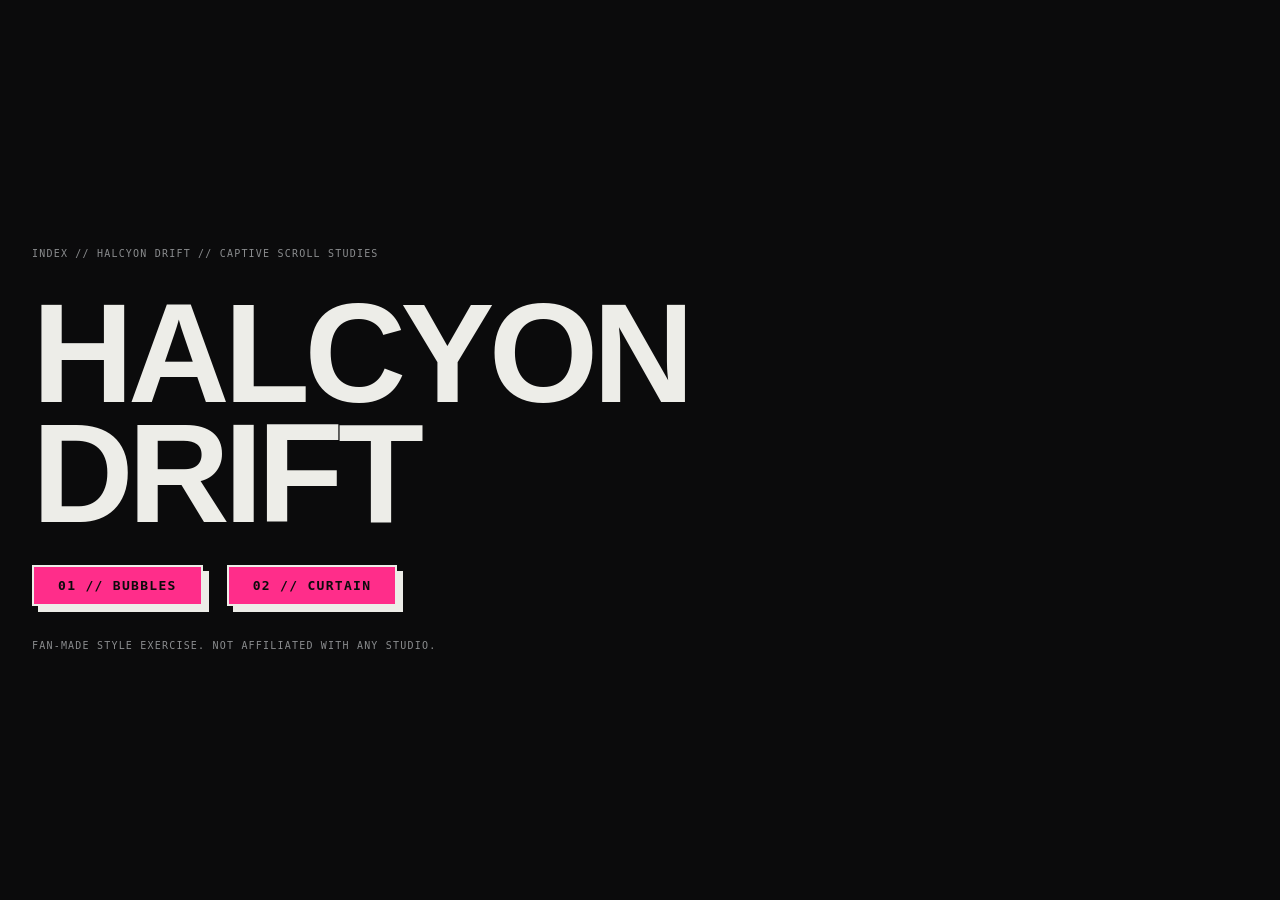
<file: index.html>
<!doctype html>
<html lang="en">
<head>
<meta charset="utf-8">
<meta name="viewport" content="width=device-width, initial-scale=1">
<title>Halcyon Drift — Index</title>
<link rel="stylesheet" href="curtain/styles/tokens.css">
<link rel="stylesheet" href="curtain/styles/base.css">
<link rel="stylesheet" href="curtain/styles/components.css">
<style>
  main { min-height: 100vh; padding: var(--s-16) var(--gutter); display: grid; align-content: center; gap: var(--s-8); }
  h1 { font-size: var(--fs-h1); }
  .links { display: flex; flex-wrap: wrap; gap: var(--s-6); }
</style>
</head>
<body>
<main>
  <p class="label">INDEX // HALCYON DRIFT // CAPTIVE SCROLL STUDIES</p>
  <h1>Halcyon<br>Drift</h1>
  <div class="links">
    <a class="btn" href="bubbles/">01 // Bubbles</a>
    <a class="btn" href="curtain/">02 // Curtain</a>
  </div>
  <p class="label">Fan-made style exercise. Not affiliated with any studio.</p>
</main>
</body>
</html>
</file>
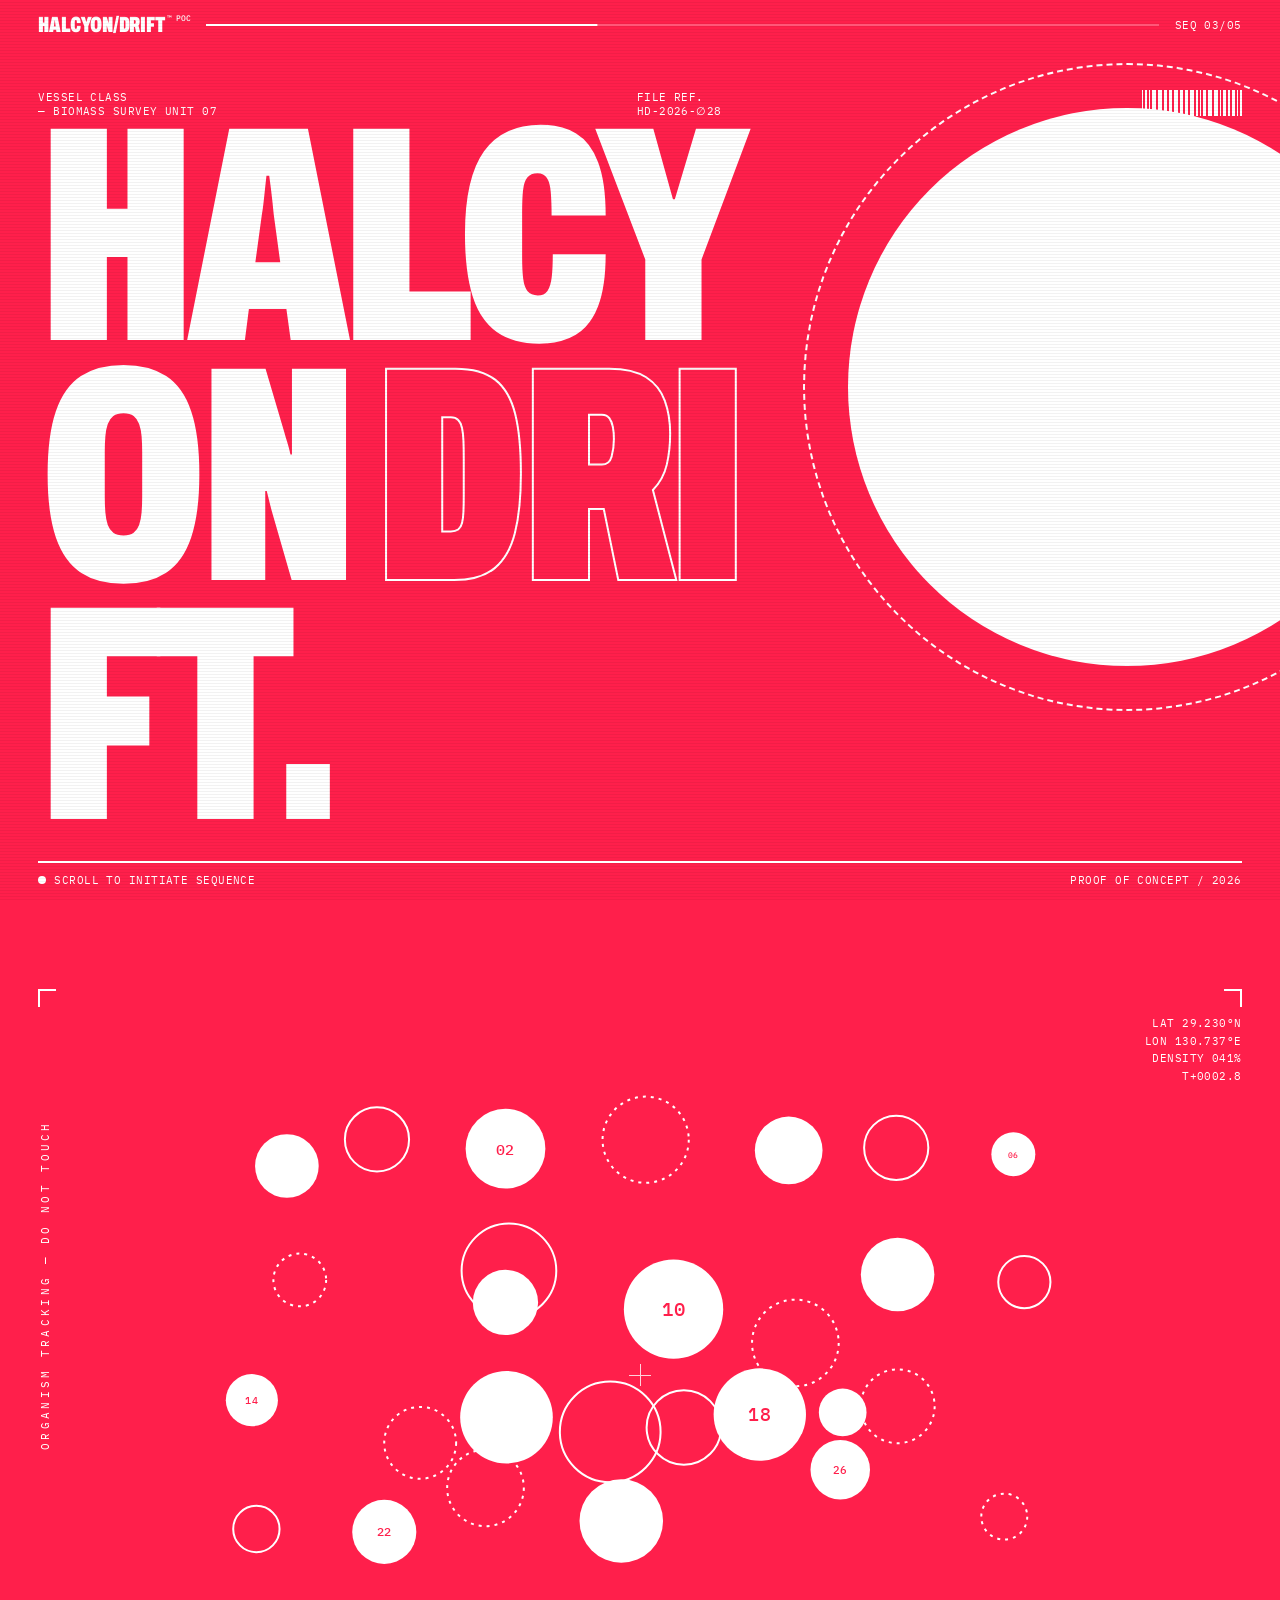
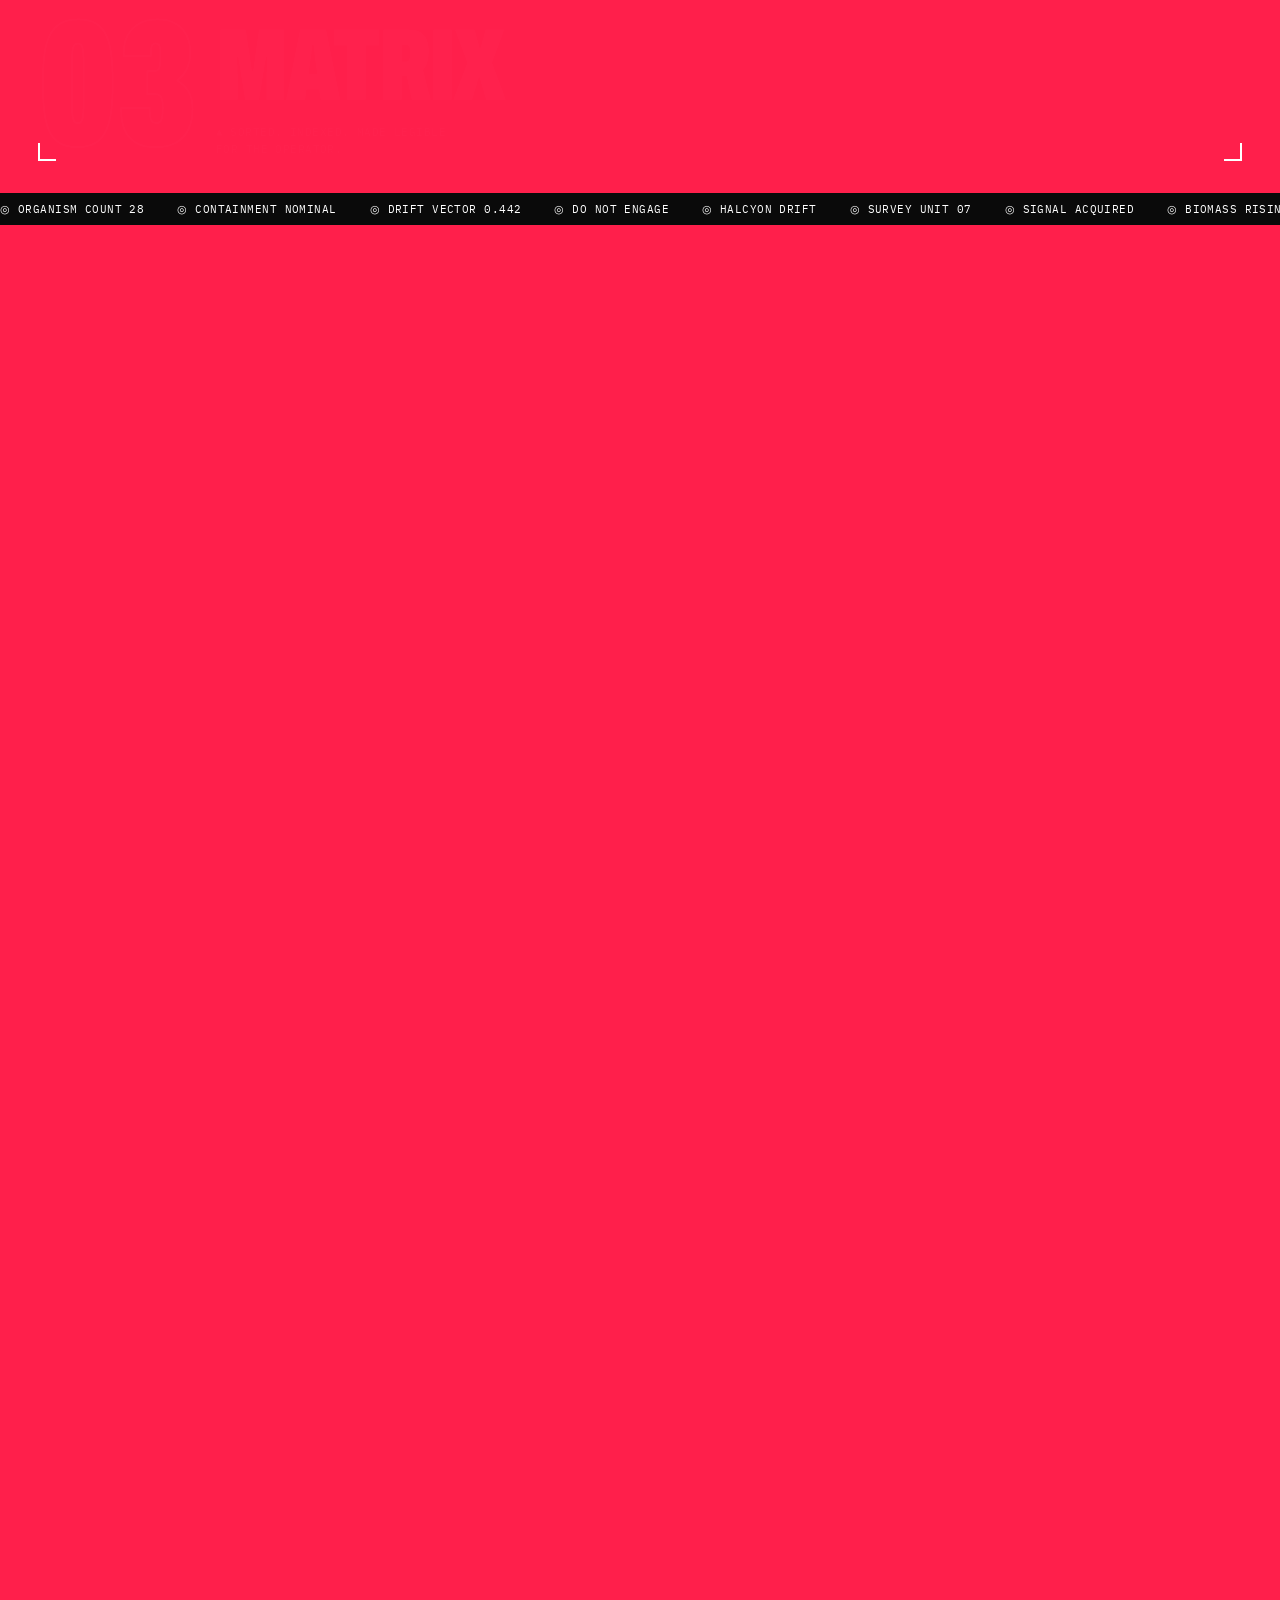
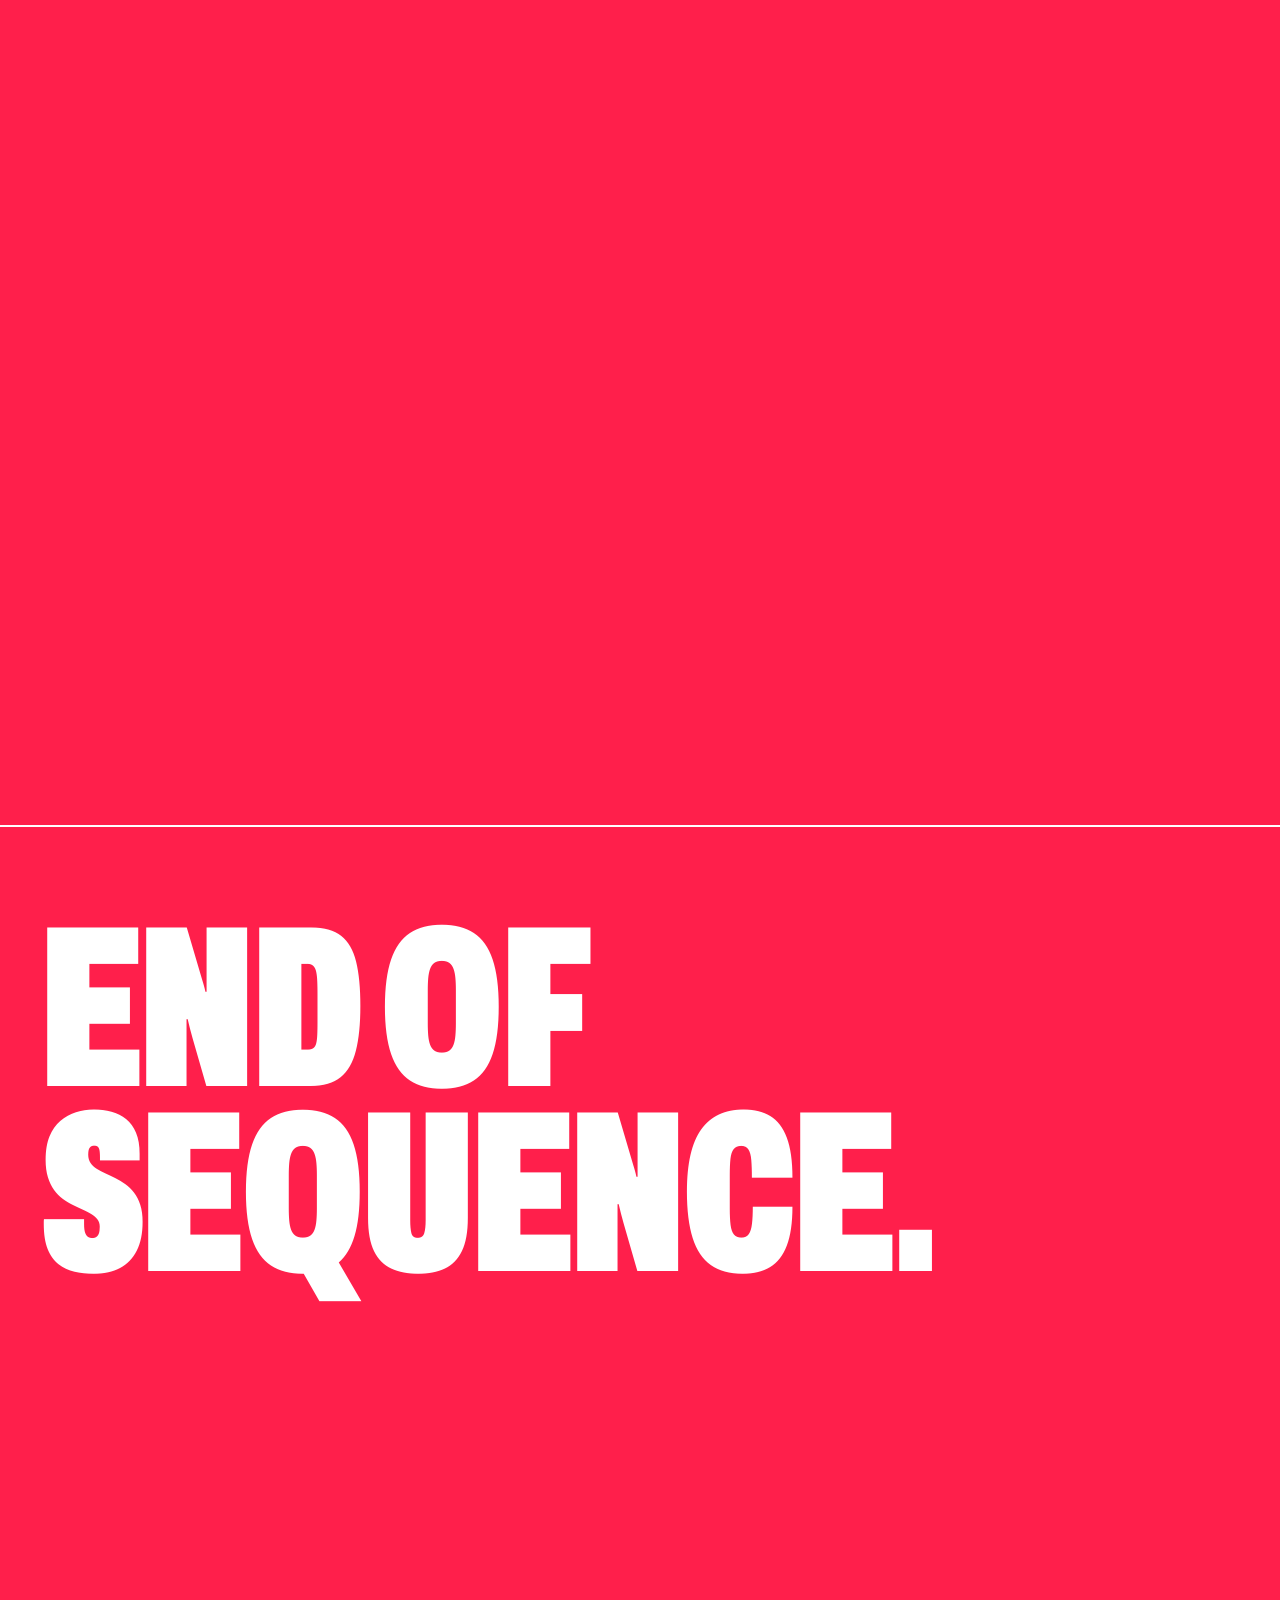
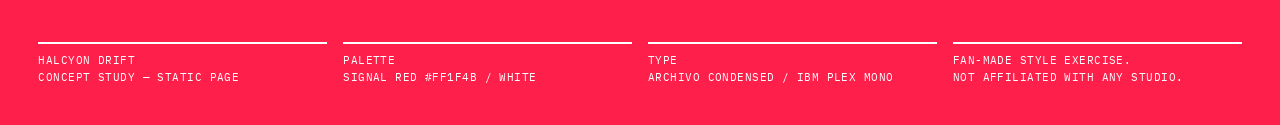
<file: bubbles/index.html>
<!doctype html>
<html lang="en">
<head>
<meta charset="utf-8">
<meta name="viewport" content="width=device-width, initial-scale=1">
<title>Halcyon Drift</title>
<meta name="description" content="Proof-of-concept captive scroll sequence: abstract white bubbles on neon red.">

<!-- Fonts: Archivo (variable width, used super-condensed) + IBM Plex Mono for tiny technical labels -->
<link rel="preconnect" href="https://fonts.googleapis.com">
<link rel="preconnect" href="https://fonts.gstatic.com" crossorigin>
<link href="https://fonts.googleapis.com/css2?family=Archivo:wdth,wght@62..125,100..900&family=IBM+Plex+Mono:wght@400;500&display=swap" rel="stylesheet">

<style>
/* =========================================================
   1. DESIGN TOKENS — change these to re-skin the whole page
   ========================================================= */
:root {
  --red:   #FF1F4B;   /* neon red-pink background */
  --white: #FFFFFF;   /* bubbles + type */
  --black: #0A0A0A;   /* small accents only */
  --ink:   var(--white); /* HUD text colour (flips to red when screen goes white) */

  --display: "Archivo", "Arial Narrow", sans-serif;
  --mono: "IBM Plex Mono", ui-monospace, monospace;
  --gutter: clamp(16px, 3vw, 40px);
}
body.inverted { --ink: var(--red); }

* { box-sizing: border-box; margin: 0; padding: 0; }
html { background: var(--red); }
body {
  background: var(--red);
  color: var(--white);
  font-family: var(--mono);
  font-size: 11px;
  letter-spacing: 0.04em;
  text-transform: uppercase;
  overflow-x: hidden;
  -webkit-font-smoothing: antialiased;
}

/* Fine scanline texture over everything */
body::after {
  content: "";
  position: fixed; inset: 0;
  pointer-events: none;
  z-index: 100;
  background: repeating-linear-gradient(0deg, rgba(0,0,0,0.05) 0 1px, transparent 1px 3px);
  mix-blend-mode: multiply;
}

/* =========================================================
   2. FIXED HEADER
   ========================================================= */
.header {
  position: fixed; top: 0; left: 0; right: 0;
  z-index: 50;
  display: grid;
  grid-template-columns: auto 1fr auto;
  gap: 16px;
  align-items: center;
  padding: 14px var(--gutter);
  color: var(--ink);
  transition: color .2s;
}
.brand {
  font-family: var(--display);
  font-stretch: 62%;
  font-weight: 900;
  font-size: 22px;
  letter-spacing: -0.01em;
  line-height: 1;
}
.brand sup { font-family: var(--mono); font-size: 8px; font-weight: 500; vertical-align: top; margin-left: 2px; }
.progress { height: 2px; background: currentColor; opacity: .25; position: relative; }
.progress-fill { position: absolute; inset: 0; background: currentColor; transform-origin: left; transform: scaleX(0); opacity: 1; }
.progress-wrap { position: relative; }
.progress-wrap .progress-fill { opacity: 1; }
.counter { font-variant-numeric: tabular-nums; white-space: nowrap; }

/* =========================================================
   3. INTRO
   ========================================================= */
.intro {
  position: relative;
  min-height: 100vh; min-height: 100svh;
  padding: 90px var(--gutter) var(--gutter);
  display: grid;
  grid-template-rows: auto 1fr auto;
  overflow: hidden;
}
.intro-meta { display: flex; justify-content: space-between; gap: 16px; flex-wrap: wrap; }
.intro-meta span { display: block; }
.intro-title {
  align-self: end;
  font-family: var(--display);
  font-stretch: 62%;
  font-weight: 900;
  font-size: clamp(88px, 24vw, 380px);
  line-height: .78;
  letter-spacing: -0.03em;
  position: relative; z-index: 2;
}
.intro-title .outline { color: transparent; -webkit-text-stroke: 2px var(--white); }
.intro-foot {
  display: flex; justify-content: space-between; align-items: end; gap: 16px;
  margin-top: 24px; border-top: 2px solid var(--white); padding-top: 10px;
}
.scroll-cue { display: flex; align-items: center; gap: 8px; }
.scroll-cue i { width: 8px; height: 8px; border-radius: 50%; background: var(--white); animation: pulse 1.4s infinite; }
@keyframes pulse { 50% { transform: scale(.4); opacity: .4; } }

.intro-orb {
  position: absolute;
  width: 62vmin; height: 62vmin;
  right: -14vmin; top: 12vh;
  border-radius: 50%;
  background: var(--white);
  z-index: 1;
}
.intro-orb::after { /* ring around the orb */
  content: ""; position: absolute; inset: -5vmin;
  border: 2px dashed var(--white); border-radius: 50%;
}
.barcode { display: flex; gap: 2px; height: 26px; align-items: stretch; }
.barcode b { background: var(--white); }

/* =========================================================
   4. CAPTIVE SCROLL SEQUENCE
   The .sequence is very tall; the .stage inside "sticks" to
   the screen while you scroll through that height.
   ========================================================= */
.sequence { position: relative; height: 700vh; }
.stage {
  position: sticky; top: 0;
  height: 100vh; height: 100svh;
  overflow: hidden;
}
#bubbles { position: absolute; inset: 0; width: 100%; height: 100%; display: block; }
#bubbles text {
  font-family: var(--mono);
  font-weight: 500;
  text-anchor: middle;
  dominant-baseline: central;
  letter-spacing: 0.04em;
}

/* HUD overlay */
.hud { position: absolute; inset: 0; pointer-events: none; color: var(--ink); transition: color .2s; }
.corner { position: absolute; width: 18px; height: 18px; border: 0 solid currentColor; }
.corner.tl { top: 64px; left: var(--gutter); border-top-width: 2px; border-left-width: 2px; }
.corner.tr { top: 64px; right: var(--gutter); border-top-width: 2px; border-right-width: 2px; }
.corner.bl { bottom: 64px; left: var(--gutter); border-bottom-width: 2px; border-left-width: 2px; }
.corner.br { bottom: 64px; right: var(--gutter); border-bottom-width: 2px; border-right-width: 2px; }

.readout {
  position: absolute; top: 90px; right: var(--gutter);
  text-align: right; line-height: 1.6; font-variant-numeric: tabular-nums;
}
.vertical {
  position: absolute; left: var(--gutter); top: 50%;
  transform: translateY(-50%) rotate(180deg);
  writing-mode: vertical-rl;
  letter-spacing: .3em;
  white-space: nowrap;
  top: 40%;
}
.crosshair { position: absolute; left: 50%; top: 50%; width: 22px; height: 22px; transform: translate(-50%,-50%); opacity: .8; }
.crosshair::before, .crosshair::after { content: ""; position: absolute; background: currentColor; }
.crosshair::before { left: 50%; top: 0; bottom: 0; width: 1px; }
.crosshair::after  { top: 50%; left: 0; right: 0; height: 1px; }

/* Phase captions — one per step, faded in/out by JS */
.panel {
  position: absolute;
  left: var(--gutter); right: var(--gutter); bottom: 92px;
  display: grid; grid-template-columns: auto 1fr; gap: 6px 18px; align-items: end;
  opacity: 0;
  will-change: opacity, transform;
}
.panel .num {
  grid-row: span 2;
  font-family: var(--display); font-stretch: 62%; font-weight: 900;
  font-size: clamp(64px, 14vw, 180px); line-height: .8;
  color: transparent; -webkit-text-stroke: 2px var(--ink);
}
.panel h2 {
  font-family: var(--display); font-stretch: 62%; font-weight: 900;
  font-size: clamp(40px, 8vw, 120px); line-height: .85; letter-spacing: -0.02em;
}
.panel p { max-width: 34ch; line-height: 1.5; }
.panel p::before { content: "▲ "; }

/* Black ticker band — a small dose of black, very tDR */
.ticker {
  position: absolute; left: 0; right: 0; bottom: 0;
  background: var(--black); color: var(--white);
  height: 32px; display: flex; align-items: center; overflow: hidden; white-space: nowrap;
}
.ticker-track { display: inline-flex; animation: ticker 30s linear infinite; }
.ticker-track span { padding-right: 3em; }
@keyframes ticker { to { transform: translateX(-50%); } }

/* =========================================================
   5. OUTRO
   ========================================================= */
.outro {
  min-height: 100vh; min-height: 100svh;
  padding: 90px var(--gutter) var(--gutter);
  display: flex; flex-direction: column; justify-content: space-between;
  border-top: 2px solid var(--white);
}
.outro h3 {
  font-family: var(--display); font-stretch: 62%; font-weight: 900;
  font-size: clamp(72px, 18vw, 300px); line-height: .8; letter-spacing: -0.03em;
}
.outro-grid { display: grid; grid-template-columns: repeat(auto-fit, minmax(180px, 1fr)); gap: 16px; line-height: 1.6; }
.outro-grid div { border-top: 2px solid var(--white); padding-top: 8px; }

@media (max-width: 600px) {
  .readout { top: 84px; font-size: 10px; }
  .vertical { display: none; }
  .panel { grid-template-columns: 1fr; }
  .panel .num { grid-row: auto; }
}

@media (prefers-reduced-motion: reduce) {
  .ticker-track, .scroll-cue i { animation: none; }
}
</style>
</head>
<body>

<!-- ================= HEADER ================= -->
<header class="header">
  <div class="brand">HALCYON/DRIFT<sup>™ POC</sup></div>
  <div class="progress-wrap"><div class="progress"></div><div class="progress-fill" id="progressFill"></div></div>
  <div class="counter" id="counter">SEQ 00/05</div>
</header>

<!-- ================= INTRO ================= -->
<section class="intro">
  <div class="intro-meta">
    <div><span>Vessel class</span><span>— Biomass survey unit 07</span></div>
    <div><span>File ref.</span><span>HD-2026-∅28</span></div>
    <div class="barcode" aria-hidden="true" id="barcode"></div>
  </div>
  <div class="intro-orb" aria-hidden="true"></div>
  <h1 class="intro-title">HALCY<br>ON <span class="outline">DRI</span><br>FT.</h1>
  <div class="intro-foot">
    <div class="scroll-cue"><i></i> Scroll to initiate sequence</div>
    <div>Proof of concept / 2026</div>
  </div>
</section>

<!-- ================= CAPTIVE SEQUENCE ================= -->
<section class="sequence" id="sequence">
  <div class="stage">
    <svg id="bubbles" aria-hidden="true"></svg>

    <div class="hud">
      <span class="corner tl"></span><span class="corner tr"></span>
      <span class="corner bl"></span><span class="corner br"></span>
      <div class="crosshair"></div>
      <div class="vertical">Organism tracking — do not touch</div>
      <div class="readout" id="readout"></div>

      <!-- Edit these captions freely. data-at = where in the sequence (0 → 1) the caption peaks -->
      <div class="panel" data-at="0">
        <div class="num">01</div><h2>Spores</h2>
        <p>Twenty-eight bodies detected. Origin unknown. Drift pattern: irregular.</p>
      </div>
      <div class="panel" data-at="0.25">
        <div class="num">02</div><h2>Orbit</h2>
        <p>They find a centre. They always find a centre.</p>
      </div>
      <div class="panel" data-at="0.5">
        <div class="num">03</div><h2>Matrix</h2>
        <p>Sorted. Indexed. Made legible for the operator.</p>
      </div>
      <div class="panel" data-at="0.75">
        <div class="num">04</div><h2>One body</h2>
        <p>Absorption complete. Individual identifiers revoked.</p>
      </div>
      <div class="panel" data-at="1">
        <div class="num">05</div><h2>Release</h2>
        <p>Containment breach. Exit the vessel immediately.</p>
      </div>
    </div>

    <div class="ticker" aria-hidden="true">
      <div class="ticker-track" id="ticker"></div>
    </div>
  </div>
</section>

<!-- ================= OUTRO ================= -->
<section class="outro">
  <h3>END OF<br>SEQUENCE.</h3>
  <div class="outro-grid">
    <div>Halcyon Drift<br>Concept study — static page</div>
    <div>Palette<br>Signal red #FF1F4B / White</div>
    <div>Type<br>Archivo condensed / IBM Plex Mono</div>
    <div>Fan-made style exercise.<br>Not affiliated with any studio.</div>
  </div>
</section>

<script>
/* =========================================================
   SETTINGS — the fun knobs
   ========================================================= */
const COUNT  = 28;    // number of bubbles
const SEED   = 7;     // change for a different random arrangement
const SMOOTH = 0.1;   // 0.05 = floaty, 0.3 = snappy

const reduceMotion = matchMedia("(prefers-reduced-motion: reduce)").matches;
const svg = document.getElementById("bubbles");
const NS = "http://www.w3.org/2000/svg";

/* Tiny seeded random number generator so the layout is the same every load */
function rng(seed) {
  return () => {
    seed |= 0; seed = seed + 0x6D2B79F5 | 0;
    let t = Math.imul(seed ^ seed >>> 15, 1 | seed);
    t = t + Math.imul(t ^ t >>> 7, 61 | t) ^ t;
    return ((t ^ t >>> 14) >>> 0) / 4294967296;
  };
}
const rand = rng(SEED);
const R = Array.from({ length: COUNT }, () => [rand(), rand(), rand(), rand()]);

/* ---------- Decorative bits: barcode + ticker ---------- */
document.getElementById("barcode").innerHTML =
  Array.from({ length: 22 }, () => `<b style="width:${1 + Math.floor(rand() * 4)}px"></b>`).join("");
const tickerText = ["Organism count 28", "Containment nominal", "Drift vector 0.442", "Do not engage",
  "Halcyon drift", "Survey unit 07", "Signal acquired", "Biomass rising"].map(t => `<span>◎ ${t}</span>`).join("");
document.getElementById("ticker").innerHTML = tickerText + tickerText;

/* ---------- Build the bubbles (SVG circles + labels) ---------- */
// Style cycle: filled / outline / filled+label / dashed outline. Bubble 0 is always the big filled one.
const bubbles = R.map((r, i) => {
  const type = i === 0 ? 0 : i % 4;
  const g = document.createElementNS(NS, "g");
  const c = document.createElementNS(NS, "circle");
  const filled = type === 0 || type === 2;
  c.setAttribute("fill", filled ? "#fff" : "none");
  c.setAttribute("stroke", "#fff");
  c.setAttribute("stroke-width", filled ? 0 : 2);
  if (type === 3) c.setAttribute("stroke-dasharray", "3 5");
  const t = document.createElementNS(NS, "text");
  t.setAttribute("fill", filled ? "#FF1F4B" : "#fff");
  t.textContent = String(i).padStart(2, "0");
  g.append(c, t);
  svg.append(g);
  return { c, t, type };
});

/* =========================================================
   LAYOUTS — each returns a target {x, y, r} for every bubble.
   The scroll sequence blends from one layout to the next.
   ========================================================= */
let W, H, VMIN, layouts;

function buildLayouts() {
  W = innerWidth; H = innerHeight; VMIN = Math.min(W, H) / 100;
  svg.setAttribute("viewBox", `0 0 ${W} ${H}`);
  const cx = W / 2, cy = H / 2;
  const diag = Math.hypot(W, H);

  // 1. Scatter — random drifting spores
  const scatter = R.map(([a, b, c], i) => ({
    x: W * (0.08 + 0.84 * a),
    y: H * (0.14 + 0.66 * b),
    r: VMIN * (i % 7 === 0 ? 7 + c * 4 : 1 + c * 4.5),
  }));

  // 2. Orbit — one nucleus with a ring of satellites
  const ring = VMIN * 32;
  const orbit = R.map((_, i) => {
    if (i === 0) return { x: cx, y: cy, r: VMIN * 13 };
    const ang = ((i - 1) / (COUNT - 1)) * Math.PI * 2 - Math.PI / 2;
    return { x: cx + Math.cos(ang) * ring, y: cy + Math.sin(ang) * ring * 0.92, r: VMIN * (i % 2 ? 3.4 : 2) };
  });

  // 3. Matrix — a halftone grid: bubbles shrink away from the centre
  const cols = W > H ? 7 : 4, rows = Math.ceil(COUNT / cols);
  const cell = Math.min((W * 0.8) / cols, (H * 0.58) / rows);
  const maxD = Math.hypot(cols / 2, rows / 2);
  const matrix = R.map((_, i) => {
    const col = i % cols, row = Math.floor(i / cols);
    const gx = col - (cols - 1) / 2, gy = row - (rows - 1) / 2;
    const fall = 1 - Math.hypot(gx, gy) / maxD;
    return { x: cx + gx * cell, y: cy - H * 0.04 + gy * cell, r: cell * 0.46 * (0.25 + 0.75 * fall) };
  });

  // 4. One body — bubble 0 swells to cover the whole screen
  const one = R.map((_, i) => i === 0
    ? { x: cx, y: cy, r: diag * 0.6 }
    : { x: cx, y: cy, r: VMIN * 0.5 });

  // 5. Release — everything bursts outward, bubble 0 becomes a full stop
  const release = R.map(([a, b, c], i) => {
    if (i === 0) return { x: cx, y: cy, r: VMIN * 1.6 };
    const ang = (i / COUNT) * Math.PI * 2 + a;
    const dist = diag * (0.3 + b * 0.35);
    return { x: cx + Math.cos(ang) * dist, y: cy + Math.sin(ang) * dist, r: VMIN * (3 + c * 16) };
  });

  // Keep loose bubbles out of the caption zone (bottom-left) so white text stays readable
  const capRight = Math.min(W * 0.5, 640), capTop = H - 250;
  [scatter, release].forEach(layout => layout.forEach((b, i) => {
    if (i === 0) return;
    if (b.x - b.r < capRight && b.y + b.r > capTop) b.y = capTop - b.r - 12;
  }));

  layouts = [scatter, orbit, matrix, one, release];
}

/* ---------- Helpers ---------- */
const clamp = (v, a = 0, b = 1) => Math.min(b, Math.max(a, v));
const ease = t => t < 0.5 ? 4 * t * t * t : 1 - Math.pow(-2 * t + 2, 3) / 2; // easeInOutCubic
const lerp = (a, b, t) => a + (b - a) * t;

/* ---------- Scroll → progress (0 at start of sequence, 1 at end) ---------- */
const section = document.getElementById("sequence");
function targetProgress() {
  const rect = section.getBoundingClientRect();
  return clamp(-rect.top / (section.offsetHeight - innerHeight));
}

const panels = [...document.querySelectorAll(".panel")];
const readout = document.getElementById("readout");
const counter = document.getElementById("counter");
const progressFill = document.getElementById("progressFill");

let progress = targetProgress();

function frame(time) {
  progress += (targetProgress() - progress) * (reduceMotion ? 1 : SMOOTH);
  const steps = layouts.length - 1;
  const pos = progress * steps;                 // e.g. 1.6 = 60% of the way from layout 1 → 2
  const k = Math.min(Math.floor(pos), steps - 1);
  const local = pos - k;
  const hold = clamp((local - 0.15) / 0.7);     // brief "hold" at each layout so it reads clearly
  const from = layouts[k], to = layouts[k + 1];

  bubbles.forEach((b, i) => {
    // Stagger: each bubble starts moving slightly later than the previous one
    const t = ease(clamp((hold - R[i][3] * 0.3) / 0.7));
    let x = lerp(from[i].x, to[i].x, t);
    let y = lerp(from[i].y, to[i].y, t);
    const r = Math.max(0, lerp(from[i].r, to[i].r, t));
    if (!reduceMotion && i !== 0) {             // gentle idle wobble
      x += Math.sin(time / 1400 + i * 1.7) * VMIN * 0.6;
      y += Math.cos(time / 1700 + i * 2.3) * VMIN * 0.6;
    }
    b.c.setAttribute("cx", x); b.c.setAttribute("cy", y); b.c.setAttribute("r", r);
    b.t.setAttribute("x", x); b.t.setAttribute("y", y);
    b.t.setAttribute("font-size", Math.max(8, r * 0.38));
    b.t.style.opacity = b.type === 2 && r > 16 ? 1 : 0;   // only some bubbles get a number
  });

  // Screen fully covered by bubble 0 → flip HUD to red
  const r0 = +bubbles[0].c.getAttribute("r");
  document.body.classList.toggle("inverted", r0 >= Math.hypot(W, H) / 2);

  // Captions: each peaks at its data-at value
  panels.forEach(p => {
    const d = Math.abs(progress - +p.dataset.at);
    const o = clamp(1 - d / 0.09);
    p.style.opacity = o;
    p.style.transform = `translateY(${(1 - o) * 24}px)`;
  });

  // HUD numbers
  const step = Math.round(progress * steps) + 1;
  counter.textContent = `SEQ ${String(progress > 0.001 ? step : 0).padStart(2, "0")}/05`;
  progressFill.style.transform = `scaleX(${progress})`;
  readout.innerHTML =
    `LAT ${(12.304 + progress * 41.17).toFixed(3)}°N<br>` +
    `LON ${(140.11 - progress * 22.8).toFixed(3)}°E<br>` +
    `DENSITY ${String(Math.round(progress * 100)).padStart(3, "0")}%<br>` +
    `T+${(time / 1000).toFixed(1).padStart(6, "0")}`;

  requestAnimationFrame(frame);
}

buildLayouts();
addEventListener("resize", buildLayouts);
requestAnimationFrame(frame);
</script>
</body>
</html>
</file>
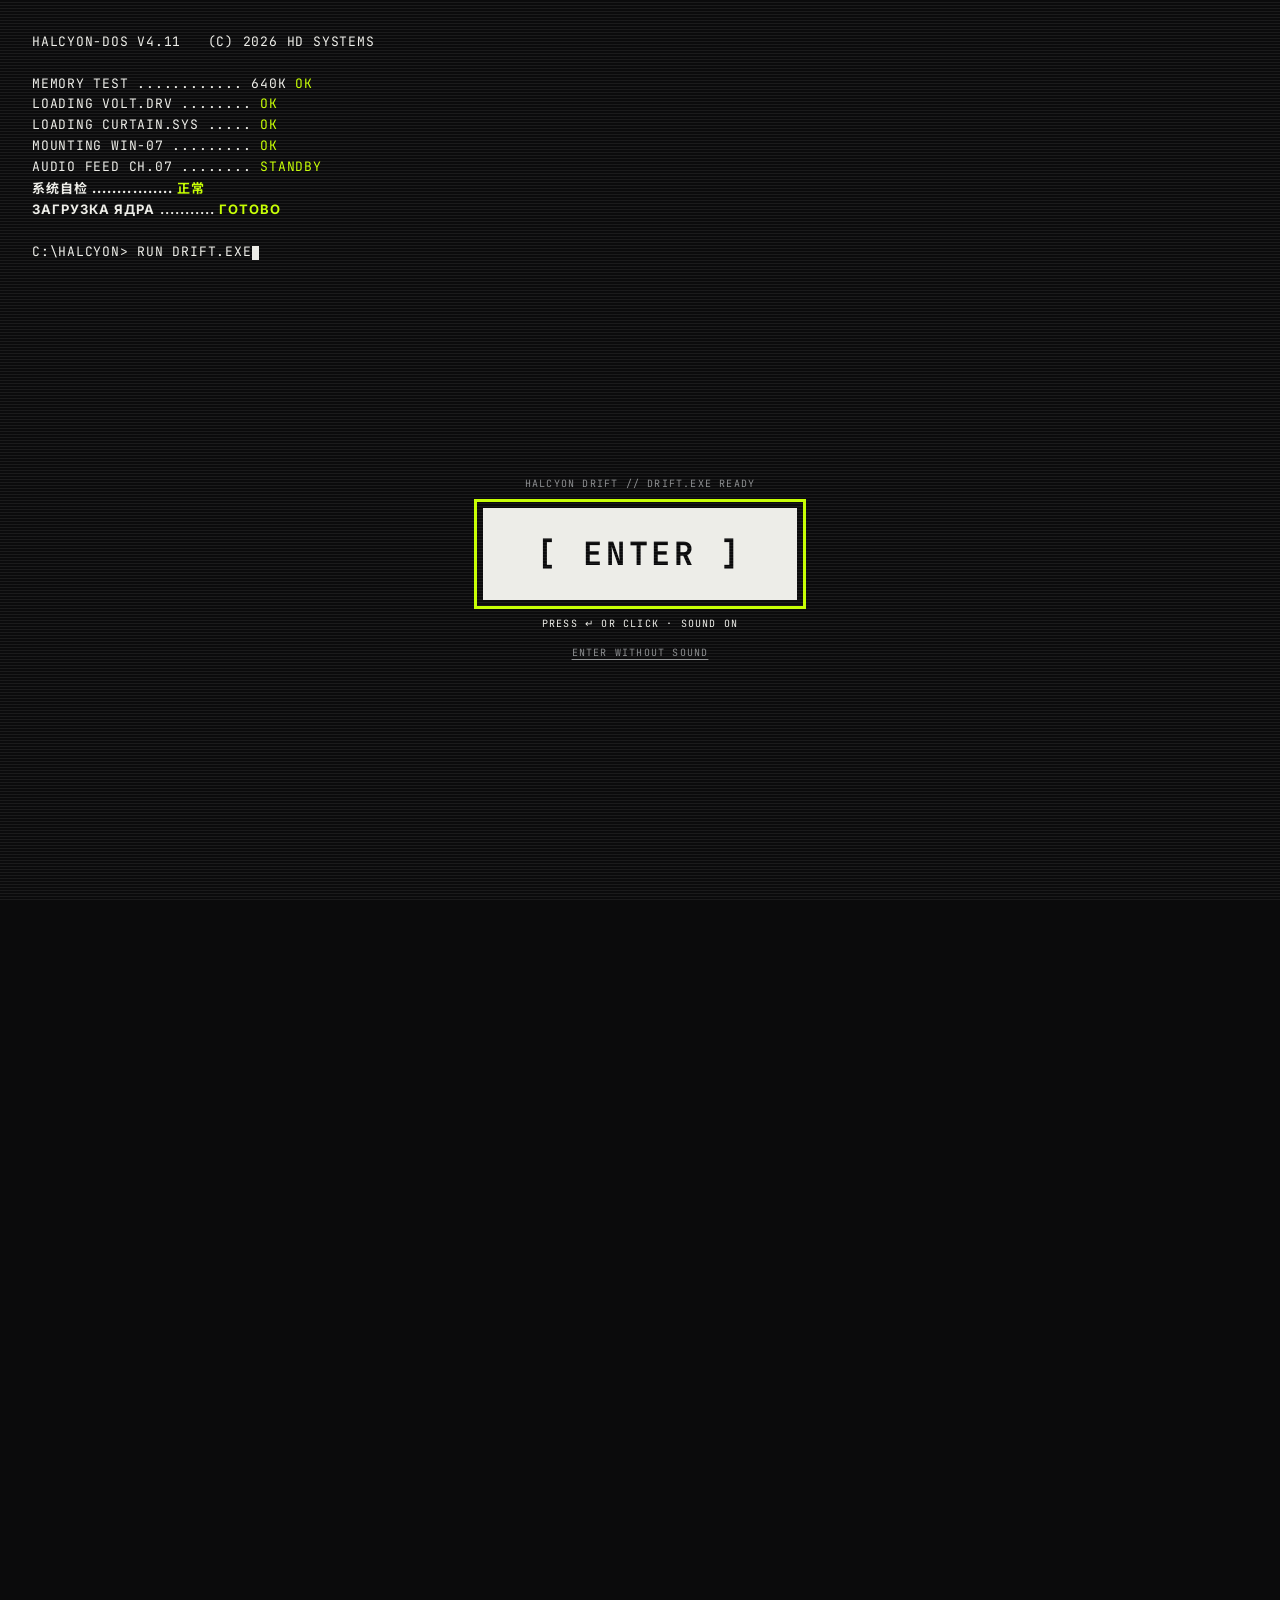
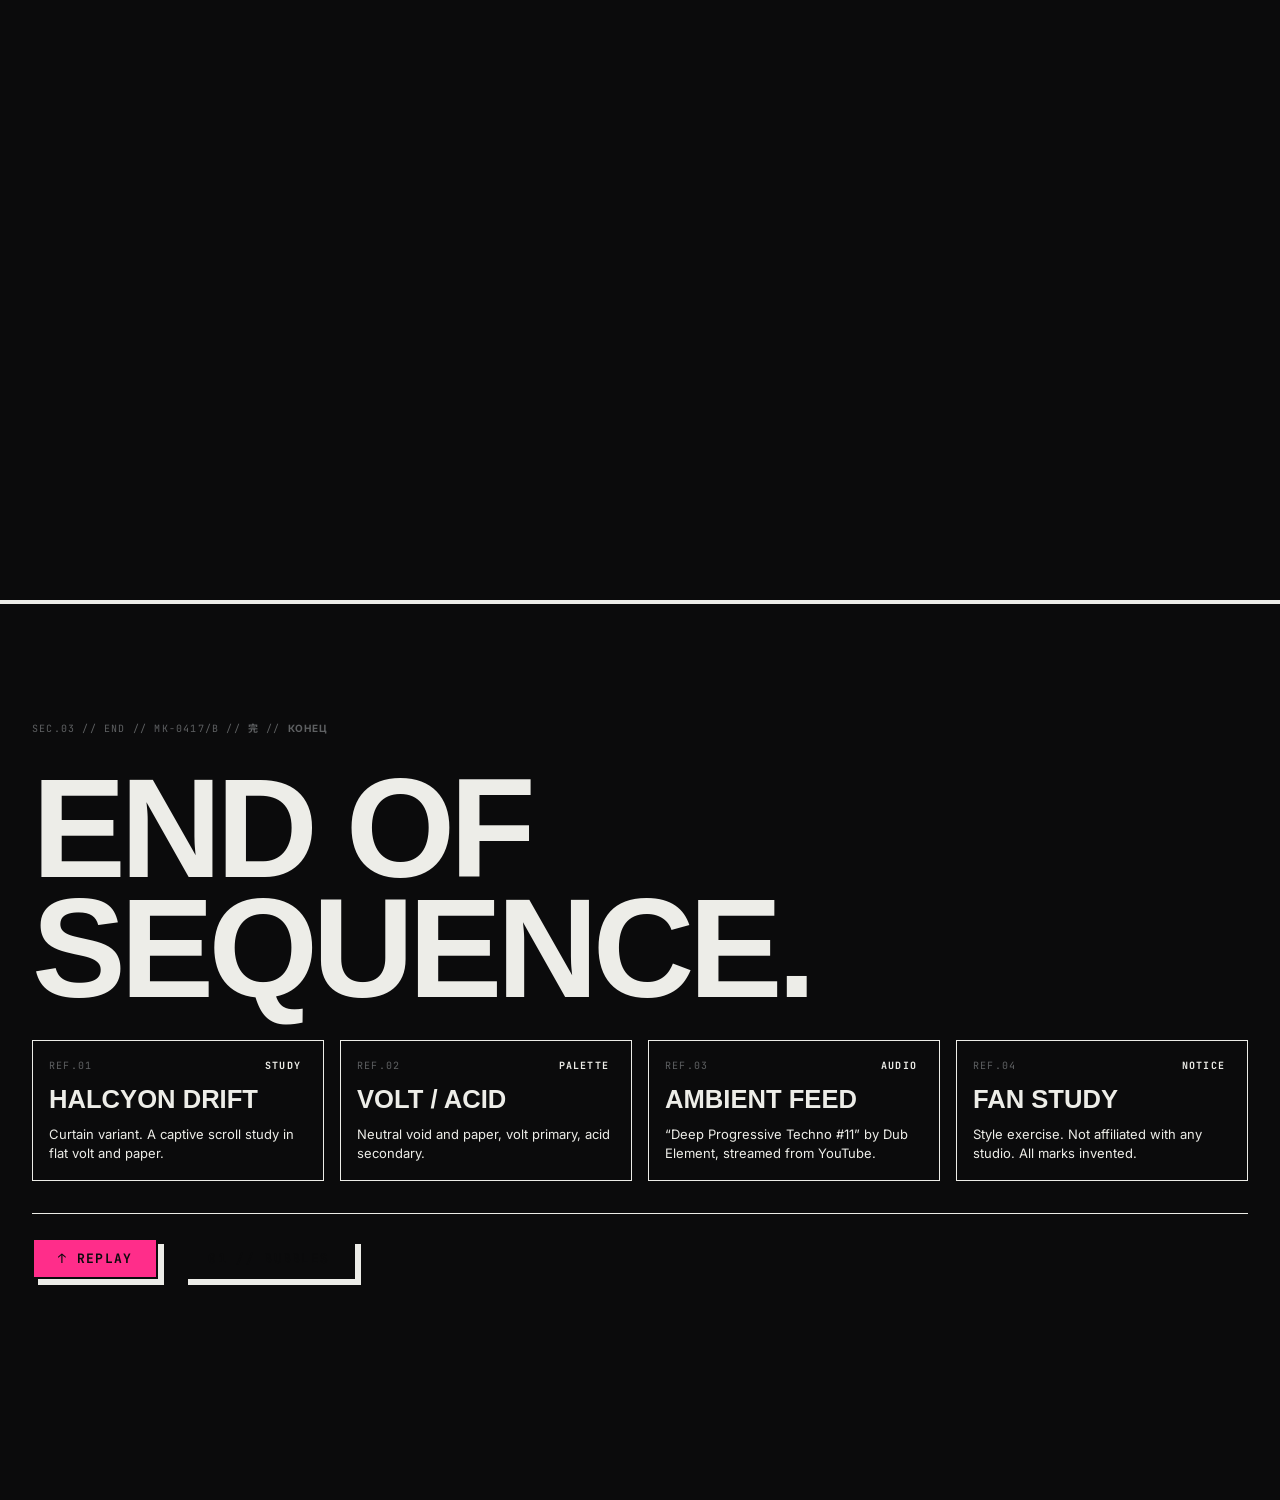
<file: curtain/index.html>
<!doctype html>
<html lang="en" class="no-js">
<head>
<meta charset="utf-8">
<meta name="viewport" content="width=device-width, initial-scale=1">
<title>Halcyon Drift — Curtain</title>
<meta name="description" content="Captive scroll sequence: a paper-white lava curtain draws across a volt window. Graphic Realism style study.">
<script>document.documentElement.classList.replace("no-js", "js");</script>

<!-- Display type is system Helvetica (see tokens.css); only body + mono are loaded -->
<link rel="preconnect" href="https://fonts.googleapis.com">
<link rel="preconnect" href="https://fonts.gstatic.com" crossorigin>
<link href="https://fonts.googleapis.com/css2?family=Inter:wght@400;500;700&family=JetBrains+Mono:wght@400;700&family=Noto+Sans+SC:wght@500;700&display=swap" rel="stylesheet">

<link rel="stylesheet" href="styles/tokens.css">
<link rel="stylesheet" href="styles/base.css">
<link rel="stylesheet" href="styles/components.css">
<link rel="stylesheet" href="styles/noise.css">
<link rel="stylesheet" href="styles/stage.css">
<link rel="stylesheet" href="styles/boot.css">

<script src="scripts/clock.js" defer></script>
<script src="scripts/curtain.js" defer></script>
<script src="scripts/audio.js" defer></script>
<script src="scripts/boot.js" defer></script>
<script src="scripts/flavour.js" defer></script>
</head>
<body>

<!-- ================= BOOT TERMINAL =================
     Shown first (JS only). Pressing ENTER is the visitor's first
     interaction, which is what lets the audio start with sound. -->
<div class="boot scanlines" id="boot" role="dialog" aria-modal="true" aria-labelledby="bootTitle">
  <pre class="boot-log" id="bootLog" aria-live="polite"></pre>
  <div class="boot-gate" id="bootGate">
    <p class="boot-title" id="bootTitle">HALCYON DRIFT // DRIFT.EXE READY</p>
    <button class="boot-enter" id="bootEnter" type="button">[ ENTER ]</button>
    <p class="boot-hint">PRESS ↵ OR CLICK · SOUND ON</p>
    <button class="boot-muted" id="bootMuted" type="button">Enter without sound</button>
  </div>
</div>

<!-- ================= NAV ================= -->
<header class="nav">
  <a class="mark" href="#top" aria-label="Halcyon Drift — back to top">
    <!-- Invented mark: square frame + ⊕ -->
    <svg viewBox="0 0 20 20" fill="none" stroke="currentColor" stroke-width="2" stroke-linecap="square" aria-hidden="true">
      <rect x="1" y="1" width="18" height="18"/><circle cx="10" cy="10" r="4"/><path d="M10 1v18M1 10h18"/>
    </svg>
    <b>HALCYON/DRIFT</b>
  </a>
  <ul class="nav-links">
    <li><a href="../bubbles/">01 Bubbles</a></li>
    <li><a href="./" aria-current="page">02 Curtain</a></li>
  </ul>
  <div class="nav-readout label">NODE 07 · <b>ONLINE</b><br><span data-clock>T+00:00:00</span></div>
  <button class="btn btn--sm" id="soundBtn" type="button" aria-pressed="false">Sound off</button>
  <span class="nav-progress" id="navProgress"></span>
</header>

<!-- ================= CAPTIVE SEQUENCE ================= -->
<main id="top">
<section class="sequence" id="sequence" aria-label="Curtain sequence">
  <div class="stage">
    <div class="window">
      <div class="goo" aria-hidden="true"><div class="goo-blur" id="goo"></div></div>

      <div class="ink">
        <svg id="planets" aria-hidden="true"></svg>
        <span class="reg tl"><i></i></span><span class="reg tr"><i></i></span>
        <span class="label win-label">WIN-07 // VOLT FIELD</span>
        <span class="label win-label-r" id="seqCounter">SEQ 01/04</span>

        <div class="title-block">
          <p class="label">SEC.02 // CURTAIN // REV 1.1</p>
          <h1 class="title">Halcyon<br>Drift</h1>
          <!-- Swaps between Chinese and Cyrillic every few seconds (scripts/flavour.js) -->
          <p class="flavour fl-zh" id="flavour" lang="zh-Hans">宁静漂流 // 幕布序列 07</p>
        </div>

        <div class="readout micro" id="readout">COVER 000%<br>DESCENT 000%<br>VISC 0.81</div>

        <!-- Captions: one per stage. data-at = where in the sequence (0 → 1) it belongs -->
        <div class="caps">
          <div class="cap reveal is-in" data-at="0"><span><span class="tag">STG 01 // Signal</span></span><p>Something is gathering at the edge of the frame.</p><p class="flavour fl-zh" lang="zh-Hans">边缘有东西正在聚集。</p></div>
          <div class="cap reveal" data-at="0.333"><span><span class="tag">STG 02 // Draw</span></span><p>The curtain draws itself across. It does not ask.</p><p class="flavour fl-ru" lang="ru">Занавес задёргивается. Без спроса.</p></div>
          <div class="cap reveal" data-at="0.666"><span><span class="tag">STG 03 // Flood</span></span><p>Total coverage. Signal lost in white.</p><p class="flavour fl-zh" lang="zh-Hans">全面覆盖。信号消失于白色之中。</p></div>
          <div class="cap reveal" data-at="1"><span><span class="tag">STG 04 // Fall</span></span><p>Gravity returns. The mass slides away to the left.</p><p class="flavour fl-ru" lang="ru">Гравитация возвращается. Масса уходит влево.</p></div>
        </div>

        <div class="numeral stage-num" id="stageNum" aria-hidden="true">01</div>

        <!-- Ticker lives in the ink layer too, so it inverts over the curtain like the title -->
        <div class="ticker" aria-hidden="true"><div class="ticker-track" id="ticker"></div></div>
      </div>

      <div class="tint"></div>
      <div class="paper"></div>
    </div>
  </div>
</section>

<!-- ================= OUTRO (light variant) ================= -->
<section class="outro theme-light">
  <div class="outro-inner">
    <p class="label">SEC.03 // END // MK-0417/B // <span class="fl-zh" lang="zh-Hans">完</span> // <span class="fl-ru" lang="ru">Конец</span></p>
    <h2 class="outro-title">End of<br>sequence.</h2>

    <div class="grid outro-cards">
      <article class="card">
        <div class="card-head"><span class="label">REF.01</span><span class="tag">Study</span></div>
        <h3>Halcyon Drift</h3>
        <p>Curtain variant. A captive scroll study in flat volt and paper.</p>
      </article>
      <article class="card">
        <div class="card-head"><span class="label">REF.02</span><span class="tag">Palette</span></div>
        <h3>Volt / Acid</h3>
        <p>Neutral void and paper, volt primary, acid secondary.</p>
      </article>
      <article class="card">
        <div class="card-head"><span class="label">REF.03</span><span class="tag">Audio</span></div>
        <h3>Ambient feed</h3>
        <p>“Deep Progressive Techno #11” by Dub Element, streamed from YouTube.</p>
      </article>
      <article class="card">
        <div class="card-head"><span class="label">REF.04</span><span class="tag">Notice</span></div>
        <h3>Fan study</h3>
        <p>Style exercise. Not affiliated with any studio. All marks invented.</p>
      </article>
    </div>

    <div class="outro-actions">
      <a class="btn" href="#top">↑ Replay</a>
      <a class="btn btn--ghost" href="../bubbles/">01 // Bubbles</a>
      <div class="barcode" aria-hidden="true"></div>
    </div>
  </div>
</section>
</main>

<!-- ================= AUDIO FEED =================
     YouTube's terms require the player to stay visible (min 200×200) while it plays,
     so the feed is a small panel rather than a hidden player. -->
<aside class="audio" id="audio" aria-label="Audio feed">
  <div class="audio-head">
    <span class="label">AUDIO FEED // CH.07</span>
    <button class="audio-close" id="audioClose" type="button" aria-label="Turn sound off">✕</button>
  </div>
  <div class="audio-player"><div id="yt"></div></div>
  <p class="audio-foot label" id="audioNote">Dub Element — Deep Progressive Techno #11</p>
</aside>

<style>
/* Outro layout (page-specific) */
.outro { border-top: var(--rule-heavy); padding: calc(var(--nav-h) + var(--s-16)) var(--gutter) var(--s-16); min-height: 100vh; }
.outro-inner { display: grid; gap: var(--s-8); }
.outro-title { font-size: var(--fs-h1); }
.outro-cards > * { grid-column: span 12; }
@media (min-width: 640px)  { .outro-cards > * { grid-column: span 6; } }
@media (min-width: 1024px) { .outro-cards > * { grid-column: span 3; } }
.outro-actions { display: flex; flex-wrap: wrap; align-items: center; gap: var(--s-6); border-top: var(--rule); padding-top: var(--s-6); }
.outro-actions .barcode { margin-left: auto; }
.card p { font-size: var(--fs-small); max-width: 64ch; }
</style>
</body>
</html>
</file>
<file: curtain/styles/tokens.css>
/* =========================================================
   TOKENS — the only place colours live (style guide §2)
   ========================================================= */
:root {
  /* Neutrals */
  --c-paper:   #EDEDE8;
  --c-bone:    #D9D9D2;
  --c-steel:   #8A8C8E;
  --c-graphite:#2A2B2D;
  --c-void:    #0B0B0C;

  /* Accents — this page uses volt (primary) + acid (secondary) */
  --c-acid:    #C6FF00;
  --c-volt:    #FF2D8A;

  /* Role mapping (dark variant: the curtain stage sits on void) */
  --bg:        var(--c-void);
  --fg:        var(--c-paper);
  --muted:     var(--c-steel);
  --surface:   var(--c-graphite);
  --accent:    var(--c-volt);
  --accent-2:  var(--c-acid);
  --on-accent: var(--c-void);

  /* Blend-mask channels for the curtain window. These are NOT visible
     colours: the window is drawn as a black/white mask, then tinted
     with --accent (screen) and --fg (multiply) — see stage.css. */
  --mask-off:  #000000;
  --mask-on:   #FFFFFF;

  /* Monitor scanline stripe (void at low opacity) */
  --scan:      rgb(11 11 12 / 0.14);
  --scan-dark: rgb(237 237 232 / 0.07); /* paper stripes, for dark monitors */

  /* Type */
  --font-display: "Helvetica Neue", Helvetica, Arial, sans-serif; /* system Helvetica; Arial elsewhere */
  --font-body:    "Inter", "Helvetica Neue", Arial, sans-serif;
  /* Flavour text — alternates Chinese and Cyrillic */
  --font-zh:      "Noto Sans SC", "PingFang SC", "Microsoft YaHei", sans-serif;
  --font-ru:      "Inter", "Helvetica Neue", Arial, sans-serif;
  --font-mono:    "JetBrains Mono", "IBM Plex Mono", ui-monospace, monospace;

  --fs-micro: 0.625rem;
  --fs-small: 0.8125rem;
  --fs-body:  1rem;
  --fs-h3:    clamp(1.25rem, 2vw, 1.75rem);
  --fs-h2:    clamp(2rem, 5vw, 4rem);
  --fs-h1:    clamp(3rem, 11vw, 10rem);

  /* Spacing — 4px grid */
  --s-1: 4px;  --s-2: 8px;  --s-3: 12px; --s-4: 16px;
  --s-6: 24px; --s-8: 32px; --s-12: 48px; --s-16: 64px; --s-24: 96px;
  --gutter: var(--s-4);

  /* Lines & shadows */
  --rule:        1px solid var(--fg);
  --rule-heavy:  4px solid var(--fg);
  --shadow-hard: 6px 6px 0 var(--fg);
  --radius: 0;

  /* Motion */
  --t-snap: 120ms;
  --t-cut:  steps(4, end);
  --ease:   cubic-bezier(0.2, 0, 0, 1);

  /* Layout */
  --nav-h: 52px;
}
@media (min-width: 768px) { :root { --gutter: var(--s-8); } }

/* Light variant for the outro */
.theme-light {
  --bg: var(--c-paper);
  --fg: var(--c-void);
  --surface: var(--c-bone);
  --muted: #5E6062; /* steel darkened for 4.5:1 on paper */
}
</file>
<file: curtain/styles/base.css>
/* =========================================================
   BASE — reset, type, grid (style guide §3, §4)
   ========================================================= */
*, *::before, *::after { box-sizing: border-box; margin: 0; padding: 0; border-radius: var(--radius); }
html { background: var(--bg); }
body {
  background: var(--bg);
  color: var(--fg);
  font-family: var(--font-body);
  font-size: var(--fs-body);
  line-height: 1.5;
  overflow-x: hidden;
  -webkit-font-smoothing: antialiased;
}
a { color: inherit; }

h1, h2 {
  font-family: var(--font-display);
  text-transform: uppercase;
  font-weight: 900;
  letter-spacing: -0.04em;
  line-height: 0.85;
}
h3 { font-family: var(--font-display); font-weight: 800; font-size: var(--fs-h3); text-transform: uppercase; line-height: 1; }

.label {
  font-family: var(--font-mono);
  font-size: var(--fs-micro);
  text-transform: uppercase;
  letter-spacing: 0.12em;
  color: var(--muted);
  line-height: 1.6;
}

.grid { display: grid; grid-template-columns: repeat(12, 1fr); gap: var(--s-4); }

:focus-visible { outline: 3px solid var(--accent-2); outline-offset: 3px; }

.sr-only {
  position: absolute; width: 1px; height: 1px; overflow: hidden;
  clip: rect(0 0 0 0); white-space: nowrap;
}

@media (prefers-reduced-motion: reduce) {
  *, *::before, *::after { animation: none !important; transition: none !important; }
  .reveal { clip-path: none; }
}
</file>
<file: curtain/styles/components.css>
/* =========================================================
   COMPONENTS — nav, buttons, tags, stripes, cards (§5)
   ========================================================= */

/* ---------- Navigation ---------- */
.nav {
  position: fixed; top: 0; left: 0; right: 0; z-index: 40;
  height: var(--nav-h);
  display: flex; align-items: center; gap: var(--s-4);
  padding: 0 var(--gutter);
  background: var(--c-void); color: var(--c-paper);
  border-bottom: 4px solid var(--c-paper);
}
.nav-progress { /* acid fill riding on the heavy rule */
  position: absolute; left: 0; right: 0; bottom: -4px; height: 4px;
  background: var(--accent-2); transform-origin: left; transform: scaleX(0);
}
.mark { display: flex; align-items: center; gap: var(--s-2); text-decoration: none; }
.mark svg { width: 20px; height: 20px; }
.mark b { font-family: var(--font-display); font-weight: 900; font-size: 20px; letter-spacing: -0.02em; }
.nav-links { display: flex; gap: var(--s-1); list-style: none; margin-left: var(--s-4); }
.nav-links a {
  display: block; padding: var(--s-1) var(--s-2);
  font: 700 var(--fs-micro)/1.4 var(--font-mono); letter-spacing: 0.12em; text-transform: uppercase;
  text-decoration: none;
}
.nav-links a:hover { background: var(--c-graphite); }
.nav-links a[aria-current="page"] { background: var(--accent); color: var(--on-accent); }
.nav-readout { margin-left: auto; text-align: right; color: var(--c-steel); }
.nav-readout b { color: var(--accent-2); font-weight: 400; }

/* ---------- Buttons ---------- */
.btn {
  display: inline-block; cursor: pointer; text-decoration: none;
  font: 700 var(--fs-small)/1 var(--font-mono); text-transform: uppercase; letter-spacing: 0.1em;
  padding: var(--s-3) var(--s-6);
  background: var(--accent); color: var(--on-accent);
  border: 2px solid var(--fg); box-shadow: var(--shadow-hard);
  transition: transform var(--t-snap) var(--ease), box-shadow var(--t-snap) var(--ease);
}
.btn:hover  { transform: translate(-2px, -2px); box-shadow: 8px 8px 0 var(--fg); }
.btn:active { transform: translate(6px, 6px); box-shadow: 0 0 0 var(--fg); }
.btn--ghost { background: transparent; color: var(--fg); }
.btn--sm { font-size: var(--fs-micro); padding: var(--s-2) var(--s-3); box-shadow: 3px 3px 0 var(--c-paper); border-color: var(--c-paper); }
.btn--sm:hover { box-shadow: 4px 4px 0 var(--c-paper); }
.btn--sm[aria-pressed="false"] { background: transparent; color: var(--c-paper); }

/* ---------- Tags ---------- */
.tag {
  display: inline-block;
  font: 700 var(--fs-micro)/1 var(--font-mono); text-transform: uppercase; letter-spacing: 0.12em;
  padding: 4px 6px; background: var(--fg); color: var(--bg);
}
.tag--accent { background: var(--accent); color: var(--on-accent); }

/* ---------- Stripes ---------- */
.livery { height: 12px; background:
  linear-gradient(90deg, var(--accent) 0 60%, var(--c-void) 60% 64%, var(--accent-2) 64% 100%); }

/* ---------- Ticker ---------- */
.ticker {
  height: 28px; display: flex; align-items: center; overflow: hidden; white-space: nowrap;
  background: var(--c-graphite); color: var(--c-paper);
  font: 400 var(--fs-micro)/1 var(--font-mono); letter-spacing: 0.12em; text-transform: uppercase;
}
.ticker-track { display: inline-flex; animation: ticker 30s linear infinite; }
.ticker-track span { padding-right: 3em; }
@keyframes ticker { to { transform: translateX(-50%); } }

/* ---------- Panels & cards ---------- */
.panel { border: var(--rule); padding: var(--s-6); background: var(--bg); position: relative; }
.panel::before, .panel::after {
  content: ""; position: absolute; width: 10px; height: 10px; border: 2px solid var(--fg);
}
.panel::before { top: -6px; left: -6px; border-right: 0; border-bottom: 0; }
.panel::after  { bottom: -6px; right: -6px; border-left: 0; border-top: 0; }

.card { border: var(--rule); padding: var(--s-4); display: flex; flex-direction: column; gap: var(--s-3);
        transition: box-shadow var(--t-snap) var(--ease), transform var(--t-snap) var(--ease); }
.card:hover { box-shadow: var(--shadow-hard); transform: translate(-2px, -2px); }
.card-head { display: flex; justify-content: space-between; align-items: center; gap: var(--s-2); }

/* ---------- Big numeral ---------- */
.numeral { font: 900 var(--fs-h1)/0.8 var(--font-display);
           color: transparent; -webkit-text-stroke: 2px var(--fg); }

/* ---------- Reveal (clip in from one side) ---------- */
.reveal { clip-path: inset(0 100% 0 0); transition: clip-path 300ms var(--ease); }
.reveal.is-in { clip-path: inset(0 0 0 0); }

@media (max-width: 600px) {
  .nav-readout { display: none; }
  .nav-links { margin-left: auto; }
  .mark b { display: none; }
}
</file>
<file: curtain/styles/noise.css>
/* =========================================================
   NOISE KIT — barcodes, registration marks, micro-copy (§6)
   ========================================================= */
.barcode { width: 120px; height: 32px; background: repeating-linear-gradient(90deg,
  var(--fg) 0 2px, transparent 2px 4px, var(--fg) 4px 5px, transparent 5px 8px,
  var(--fg) 8px 11px, transparent 11px 13px); }

.reg { position: absolute; width: 14px; height: 14px; }
.reg::before, .reg::after { content: ""; position: absolute; background: currentColor; }
.reg::before { left: 50%; top: 0; bottom: 0; width: 1px; }
.reg::after  { top: 50%; left: 0; right: 0; height: 1px; }
.reg i { position: absolute; inset: 3px; border: 1px solid currentColor; border-radius: 50%; } /* ⊕ ring */

.micro { font: 400 var(--fs-micro)/1.6 var(--font-mono); text-transform: uppercase; letter-spacing: 0.12em; text-align: right; }

/* Scanlines — ONLY for "monitor" surfaces (boot terminal, curtain window).
   Hard-stop stripes, no blur. Use .scanlines on an element, or drop a
   .scanlines-layer div inside a positioned container. */
.scanlines { position: relative; }
.scanlines::after, .scanlines-layer {
  content: ""; position: absolute; inset: 0; pointer-events: none; z-index: 5;
  background: repeating-linear-gradient(0deg, var(--scan) 0 1px, transparent 1px 3px);
}

/* Flavour text — Chinese (sans) and Cyrillic, alternated across the page */
.fl-zh { font-family: var(--font-zh); font-weight: 700; letter-spacing: 0.08em; }
.fl-ru { font-family: var(--font-ru); font-weight: 700; letter-spacing: 0.08em; text-transform: uppercase; }
.flavour { font-size: var(--fs-micro); line-height: 1.6; }
</file>
<file: curtain/styles/stage.css>
/* =========================================================
   STAGE — the captive scroll "window"
   The window is drawn as a black/white MASK, then coloured:
     .goo    white blobs on black; blur + contrast melts them into
             one hard-edged, flat shape (the output has no blur or glow)
     .ink    white type, "difference" blend → inverts over blobs
     .tint   --accent with "screen"   → black becomes volt
     .paper  --fg with "multiply"     → white becomes paper (not pure #FFF)
   ========================================================= */
.sequence { position: relative; height: 600vh; }
.stage {
  position: sticky; top: 0;
  height: 100vh; height: 100svh;
  overflow: hidden;
  background: var(--bg);
}

/* The window is full-bleed: the whole screen under the nav is the coloured field.
   (Deliberate exception to the style guide's neutral-surround rule.) */
.window {
  position: absolute; top: var(--nav-h); left: 0; right: 0; bottom: 0;
  overflow: hidden; isolation: isolate; background: var(--mask-off);
}
.stage { --foot-h: 28px; } /* ticker strip along the window's bottom edge */
/* No background: the text alone scrolls, and the difference blend flips it pink/paper */
.ink .ticker { position: absolute; left: 0; right: 0; bottom: 0; background: none; color: var(--mask-on); }

/* Window labels now live inside the field (top corners) */
.win-label { position: absolute; top: var(--s-3); left: calc(var(--s-3) + 24px); }
.win-label-r { position: absolute; top: var(--s-3); right: calc(var(--s-3) + 24px); }

/* Planet system (orbits, satellites) — drawn in the ink layer so it inverts over the curtain */
#planets { position: absolute; inset: 0; width: 100%; height: 100%; overflow: visible; }
#planets text { font: 700 10px var(--font-mono); letter-spacing: 0.08em; text-anchor: middle; dominant-baseline: central; }

.goo { position: absolute; inset: 0; background: var(--mask-off); filter: contrast(28); }
.goo-blur { position: absolute; inset: 0; filter: blur(18px); }
.goo .b {
  position: absolute; left: 0; top: 0; width: 100px; height: 100px;
  border-radius: 50%; background: var(--mask-on); will-change: transform;
}
.goo .curtain {
  position: absolute; left: 0; top: 0; background: var(--mask-on);
  transform-origin: 0 0; border-top-left-radius: 45vmin; will-change: transform;
}
.ink   { position: absolute; inset: 0; mix-blend-mode: difference; color: var(--mask-on); pointer-events: none; }
.tint  { position: absolute; inset: 0; background: var(--accent); mix-blend-mode: screen; pointer-events: none; }
.paper { position: absolute; inset: 0; background: var(--fg); mix-blend-mode: multiply; pointer-events: none; }

/* ---------- Ink layer (everything uses --mask-on; it is recoloured by the blend) ---------- */
.ink .label { color: var(--mask-on); }
.ink .tag { background: var(--mask-on); color: var(--mask-off); }
.ink .numeral { -webkit-text-stroke-color: var(--mask-on); }
.ink .reg { color: var(--mask-on); }

.title-block { position: absolute; left: var(--s-6); top: 12%; }
.title-block .label { margin-bottom: var(--s-3); }
.title {
  font-size: clamp(52px, 12.5vw, 210px);
}
/* Launch sequence: everything cuts in once the terminal is dismissed
   (or immediately if there's no JS / no terminal) */
.js:not(.launched) .nav,
.js:not(.launched) .window { visibility: hidden; }
.launched .nav        { animation: cut-in 240ms var(--t-cut) 0ms both; }
.launched .title      { animation: cut-in 360ms var(--t-cut) 360ms both; }
@keyframes cut-in {
  0%   { clip-path: inset(0 100% 0 0); }
  25%  { clip-path: inset(0 60% 40% 0); }
  50%  { clip-path: inset(30% 20% 0 0); }
  75%  { clip-path: inset(0 0 10% 0); }
  100% { clip-path: inset(-200px); } /* open wide so labels outside the box stay visible */
}

.readout { position: absolute; top: calc(var(--s-3) + 24px); right: var(--s-6); }

.caps { position: absolute; left: var(--s-6); bottom: calc(var(--foot-h) + var(--s-6)); width: min(380px, calc(100% - 2 * var(--s-6))); min-height: 64px; }
.cap { position: absolute; left: 0; right: 0; bottom: 0; display: grid; gap: var(--s-2); }
.cap p { font: 500 var(--fs-small)/1.5 var(--font-body); }
.cap p.flavour { font-size: var(--fs-micro); font-weight: 700; }
.cap p.fl-zh { font-family: var(--font-zh); }
.cap p.fl-ru { font-family: var(--font-ru); }
.title-block .flavour { margin-top: var(--s-4); }
.js .cap:not(.is-in) { visibility: hidden; }
.cap.reveal { transition: clip-path 200ms var(--t-cut); }

.stage-num { position: absolute; right: var(--s-6); bottom: calc(var(--foot-h) + var(--s-4)); font-size: clamp(64px, 12vw, 180px); }

.reg.tl { top: var(--s-3); left: var(--s-3); }
.reg.tr { top: var(--s-3); right: var(--s-3); }

/* ---------- Audio feed panel ---------- */
.audio {
  position: fixed; right: var(--gutter); bottom: calc(12px + 28px + var(--s-6) + var(--s-4));
  z-index: 30; width: 216px;
  border: var(--rule); background: var(--c-void); color: var(--c-paper);
  box-shadow: 6px 6px 0 var(--accent);
  transform: translateX(calc(100% + var(--gutter) + 12px));
  transition: transform 200ms var(--t-cut);
}
.audio.is-open { transform: none; }
.audio-head { display: flex; justify-content: space-between; align-items: center; padding: var(--s-2); border-bottom: var(--rule); }
.audio-head .label { color: var(--c-paper); }
.audio-close { background: none; border: 0; color: var(--c-paper); font: 700 var(--fs-micro)/1 var(--font-mono); cursor: pointer; padding: var(--s-1); }
.audio-player { width: 200px; height: 200px; margin: var(--s-2); background: var(--c-graphite); }
.audio-player iframe { display: block; width: 200px; height: 200px; }
.audio-foot { padding: 0 var(--s-2) var(--s-2); }

@media (max-width: 600px) {
  .title-block { left: var(--s-4); top: 8%; }
  .readout, .reg.tr { display: none; }
  .caps { left: var(--s-4); bottom: calc(var(--foot-h) + var(--s-4)); }
  .stage-num { bottom: auto; top: calc(var(--s-3) + 24px); right: var(--s-4); }
  .win-label-r { display: none; }
}
</file>
<file: curtain/styles/boot.css>
/* =========================================================
   BOOT TERMINAL — DOS-style gate shown before launch
   ========================================================= */
.boot { display: none; }
.js .boot {
  display: grid;
  position: fixed; inset: 0; z-index: 100;
  background: var(--c-void); color: var(--c-paper);
  font: 400 var(--fs-small)/1.6 var(--font-mono);
  text-transform: uppercase; letter-spacing: 0.06em;
  padding: var(--s-8) var(--gutter);
  grid-template-rows: auto 1fr;
}
.js .boot.is-gone { display: none; }

.boot-log { font: inherit; white-space: pre-wrap; margin: 0; min-height: 18em; }
.boot-log .ok { color: var(--accent-2); }
.boot-log .cursor { display: inline-block; width: 0.6em; height: 1.1em; vertical-align: text-bottom;
                    background: var(--c-paper); animation: blink 1s steps(1, end) infinite; }
@keyframes blink { 50% { opacity: 0; } }

.boot-gate {
  align-self: center; justify-self: center;
  display: grid; justify-items: center; gap: var(--s-4);
  text-align: center;
  visibility: hidden;
}
.boot-gate.is-ready { visibility: visible; animation: cut-in 240ms var(--t-cut) both; }
.boot-title { color: var(--c-steel); font-size: var(--fs-micro); letter-spacing: 0.12em; }

/* DOS double-line box */
.boot-enter {
  font: 700 clamp(1.25rem, 4vw, 2rem)/1 var(--font-mono); letter-spacing: 0.12em;
  padding: var(--s-6) var(--s-12);
  background: var(--c-void); color: var(--c-paper);
  border: 6px double var(--c-paper);
  cursor: pointer;
}
.boot-enter:hover, .boot-enter:focus-visible { background: var(--c-paper); color: var(--c-void); }
.boot-enter:focus-visible { outline: 3px solid var(--accent-2); outline-offset: 6px; }
.boot-hint { font-size: var(--fs-micro); letter-spacing: 0.12em; }
.boot-muted {
  background: none; border: 0; color: var(--c-steel); cursor: pointer;
  font: 400 var(--fs-micro)/1 var(--font-mono); letter-spacing: 0.12em; text-transform: uppercase;
  text-decoration: underline; text-underline-offset: 3px;
}
.boot-muted:hover { color: var(--c-paper); }

/* Exit: expanding-planet reveal (driven by scripts/boot.js) */
.boot-planets { position: fixed; inset: 0; z-index: 101; pointer-events: none; overflow: hidden; }
.boot-planets i {
  position: absolute; left: 0; top: 0; width: 100px; height: 100px;
  border-radius: 50%; background: var(--c-paper);
}
.boot-planets i.o { background: none; border: 3px solid var(--c-paper); }

/* Light stripes on the dark terminal */
.boot.scanlines::after { --scan: var(--scan-dark); }
</file>
